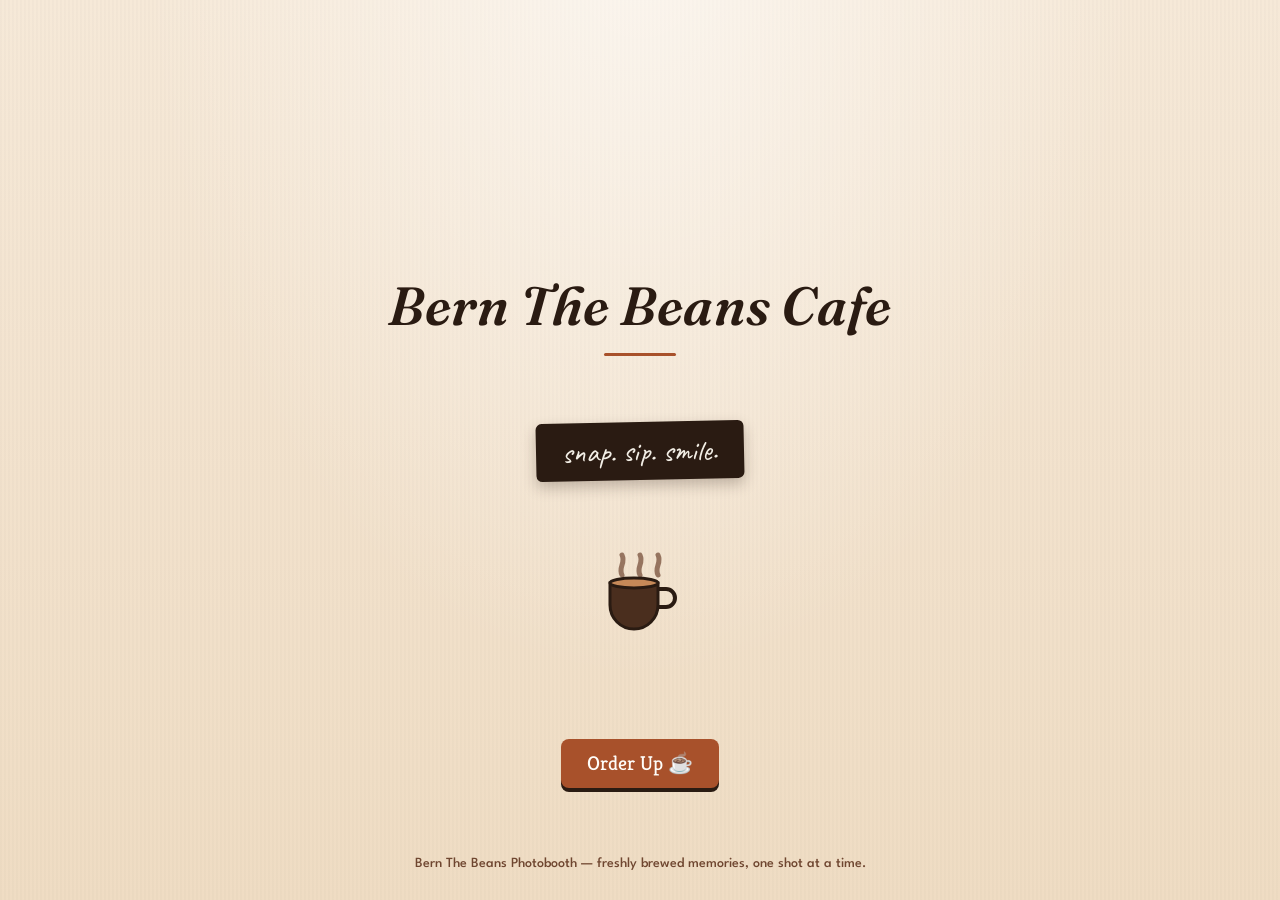
<file: index.html>
<!DOCTYPE html>
<html lang="en">
<head>
    <meta charset="UTF-8">
    <meta name="viewport" content="width=device-width, initial-scale=1.0">
    <title>Bern The Beans PhotoBooth</title>
    <link rel="stylesheet" href="styles.css">
    <link rel="preconnect" href="https://fonts.googleapis.com">
    <link rel="preconnect" href="https://fonts.gstatic.com" crossorigin>
    <link href="https://fonts.googleapis.com/css2?family=Fraunces:ital,opsz,wght@0,9..144,400..700;1,9..144,500..700&family=Caveat:wght@500;700&family=Kreon:wght@300..700&family=League+Spartan:wght@100..900&display=swap" rel="stylesheet">
    <link rel="icon" type="image/png" href="img/logo.png">
</head>
<body class="home">

    <div>
        <h1 class="logo1">Bern The Beans Cafe</h1>
        <p class="chalk-tagline">snap. sip. smile.</p>
    </div>

    <div class="star">
        <svg class="steam-cup" viewBox="0 0 96 96" xmlns="http://www.w3.org/2000/svg">
            <path class="steam s1" d="M30 30 C 26 22, 34 18, 30 10" />
            <path class="steam s2" d="M48 30 C 44 22, 52 18, 48 10" />
            <path class="steam s3" d="M66 30 C 62 22, 70 18, 66 10" />
            <path d="M18 38 h48 v22 a24 24 0 0 1 -24 24 h0 a24 24 0 0 1 -24 -24 z"
                  fill="#4A2E1E" stroke="#2A1B12" stroke-width="3"/>
            <path d="M66 44 h8 a9 9 0 0 1 0 18 h-8" fill="none" stroke="#2A1B12" stroke-width="4"/>
            <ellipse cx="42" cy="38" rx="24" ry="5" fill="#C68958" stroke="#2A1B12" stroke-width="3"/>
        </svg>
    </div>

    <div>
        <button id="ready-btn" onclick="redirectWithTransition('instructions.html')">Order Up ☕</button>
    </div>

    <p class="footer-text">Bern The Beans Photobooth &mdash; freshly brewed memories, one shot at a time.</p>

    <script src="transition.js"></script>
</body>
</html>
</file>
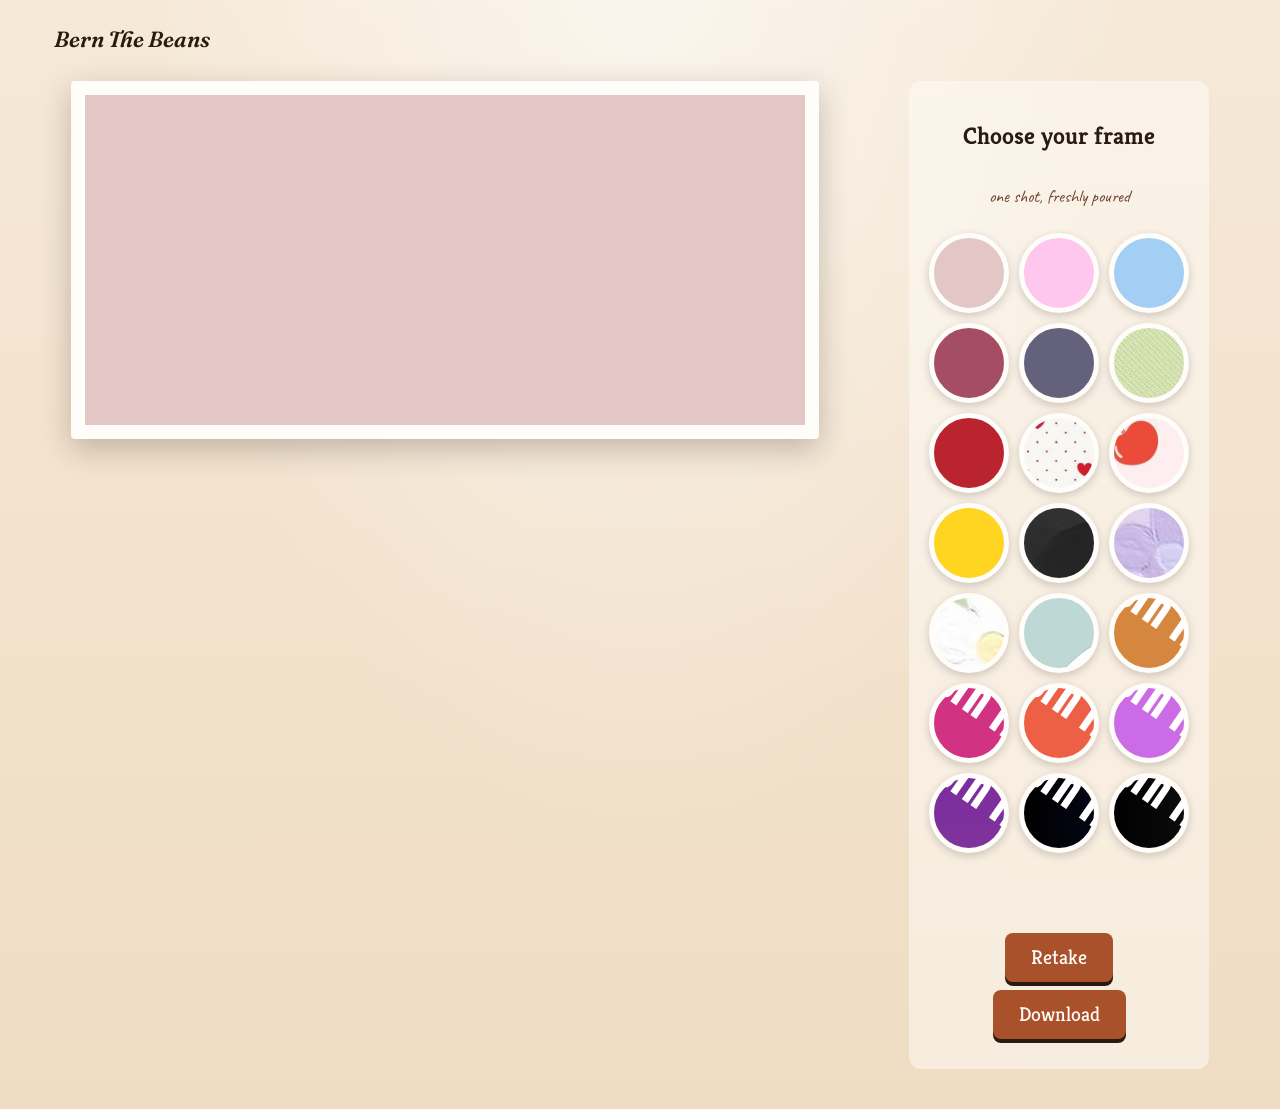
<file: download.html>
<!DOCTYPE html>
<html lang="en">
<head>
    <meta charset="UTF-8">
    <meta name="viewport" content="width=device-width, initial-scale=1.0">
    <title>Bern The Beans PhotoBooth</title>
    <link rel="stylesheet" href="styles.css">
    <link rel="preconnect" href="https://fonts.googleapis.com">
    <link rel="preconnect" href="https://fonts.gstatic.com" crossorigin>
    <link href="https://fonts.googleapis.com/css2?family=Fraunces:ital,opsz,wght@0,9..144,400..700;1,9..144,500..700&family=Caveat:wght@500;700&family=Kreon:wght@300..700&family=League+Spartan:wght@100..900&display=swap" rel="stylesheet">
    <link rel="icon" type="image/png" href="img/logo.png">
</head>
<body class="download">

    <div>
        <h1 class="logo2">Bern The Beans</h1>
    </div>

    <div class="main-container">
        <canvas id="finalCanvas"></canvas>

        <div class="right">
            <h2>Choose your frame</h2>
            <p class="receipt-note">one shot, freshly poured</p>

            <div class="color-grid">
                <button class="color-btn" data-color="img/nude.jpg" style="background-image: url('img/nude.jpg');"></button>
                <button class="color-btn" data-color="img/lilac.jpg" style="background-image: url('img/lilac.jpg');"></button>
                <button class="color-btn" data-color="img/blue.jpg" style="background-image: url('img/blue.jpg');"></button>
                <button class="color-btn" data-color="img/red.jpg" style="background-image: url('img/red.jpg');"></button>
                <button class="color-btn" data-color="img/cobalt.jpg" style="background-image: url('img/cobalt.jpg');"></button>
                <button class="color-btn" data-color="img/matcha.jpg" style="background-image: url('img/matcha.jpg');"></button>
                <button class="color-btn" data-color="img/valentines.png" style="background-image: url('img/valentines.png');"></button>
                <button class="color-btn" data-color="img/valentines1.png" style="background-image: url('img/valentines1.png');"></button>
                <button class="color-btn" data-color="img/valentines2.png" style="background-image: url('img/valentines2.png');"></button>
                <button class="color-btn" data-color="img/yellow.jpg" style="background-image: url('img/yellow.jpg');"></button>
                <button class="color-btn" data-color="img/black.jpg" style="background-image: url('img/black.jpg');"></button>
                <button class="color-btn" data-color="img/purple.jpg" style="background-image: url('img/purple.jpg');"></button>
                <button class="color-btn" data-color="img/green.jpg" style="background-image: url('img/green.jpg');"></button>
                <button class="color-btn" data-color="img/bgg.jpg" style="background-image: url('img/bgg.jpg');"></button>
                <button class="color-btn" data-color="img/1.png" style="background-image: url('img/1.png');"></button>
                <button class="color-btn" data-color="img/2.png" style="background-image: url('img/2.png');"></button>
                <button class="color-btn" data-color="img/3.png" style="background-image: url('img/3.png');"></button>
                <button class="color-btn" data-color="img/4.png" style="background-image: url('img/4.png');"></button>
                <button class="color-btn" data-color="img/5.png" style="background-image: url('img/5.png');"></button>
                <button class="color-btn" data-color="img/6.png" style="background-image: url('img/6.png');"></button>
                <button class="color-btn" data-color="img/7.png" style="background-image: url('img/7.png');"></button>
            </div>

            <div class="button-last">
                <a href="photobooth.html"><button>Retake</button></a>
                <button id="download-btn">Download</button>
            </div>
        </div>
    </div>

    <script src="download.js"></script>

</body>
</html>
</file>
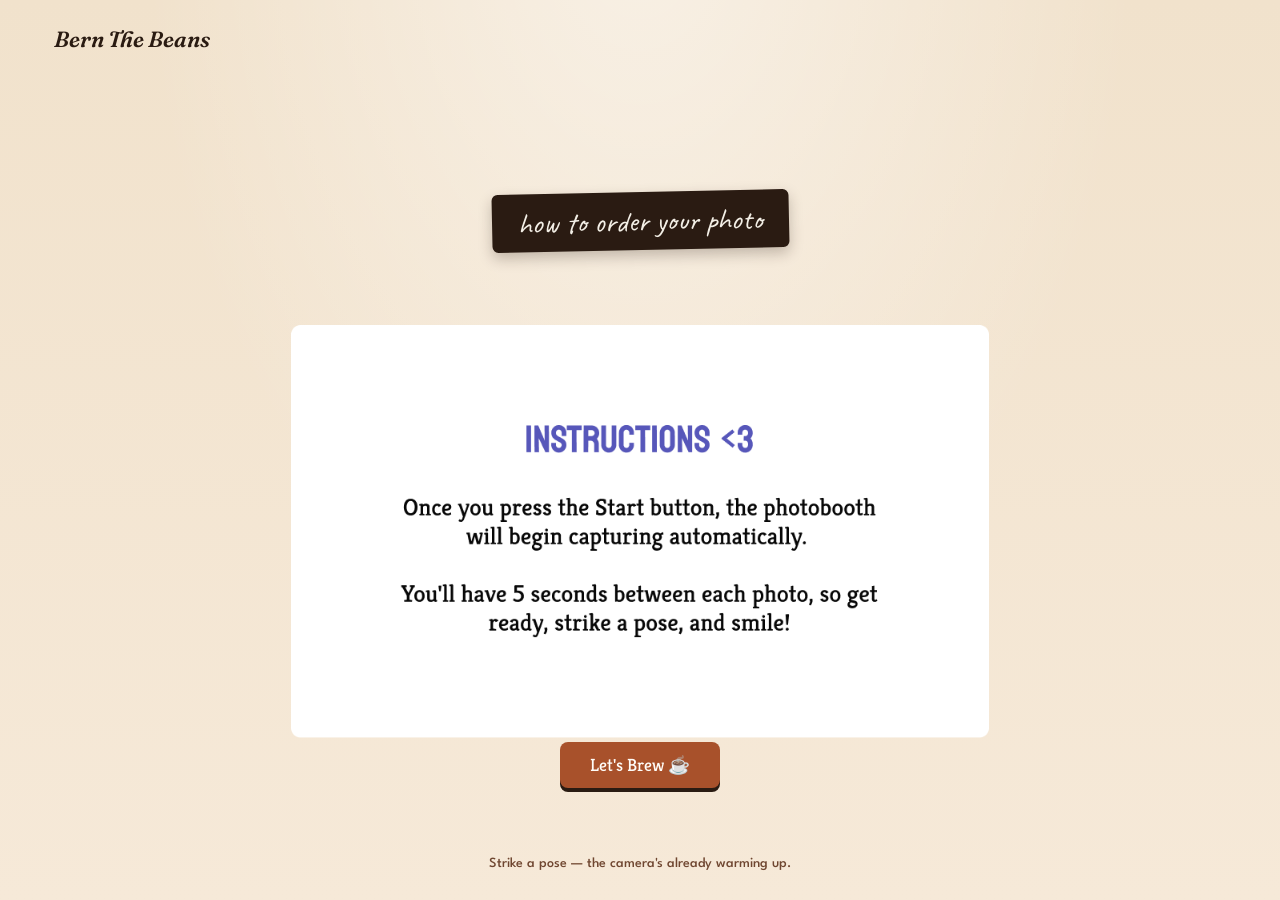
<file: instructions.html>
<!DOCTYPE html>
<html lang="en">
<head>
    <meta charset="UTF-8">
    <meta name="viewport" content="width=device-width, initial-scale=1.0">
    <title>Bern The Beans PhotoBooth</title>
    <link rel="stylesheet" href="styles.css">
    <link rel="preconnect" href="https://fonts.googleapis.com">
    <link rel="preconnect" href="https://fonts.gstatic.com" crossorigin>
    <link href="https://fonts.googleapis.com/css2?family=Fraunces:ital,opsz,wght@0,9..144,400..700;1,9..144,500..700&family=Caveat:wght@500;700&family=Kreon:wght@300..700&family=League+Spartan:wght@100..900&display=swap" rel="stylesheet">
    <link rel="icon" type="image/png" href="img/logo.png">
</head>
<body class="instructions">

    <div>
        <h1 class="logo2">Bern The Beans</h1>
    </div>

    <div>
        <p class="chalk-tagline">how to order your photo</p>
    </div>

    <div>
        <img src="img/instruction.png" alt="Photobooth instructions" class="instruction-img">
    </div>

    <div>
        <a href="photobooth.html">
            <button id="start-btn">Let's Brew ☕</button>
        </a>
    </div>

    <p class="footer-text">Strike a pose &mdash; the camera's already warming up.</p>

</body>
</html>
</file>
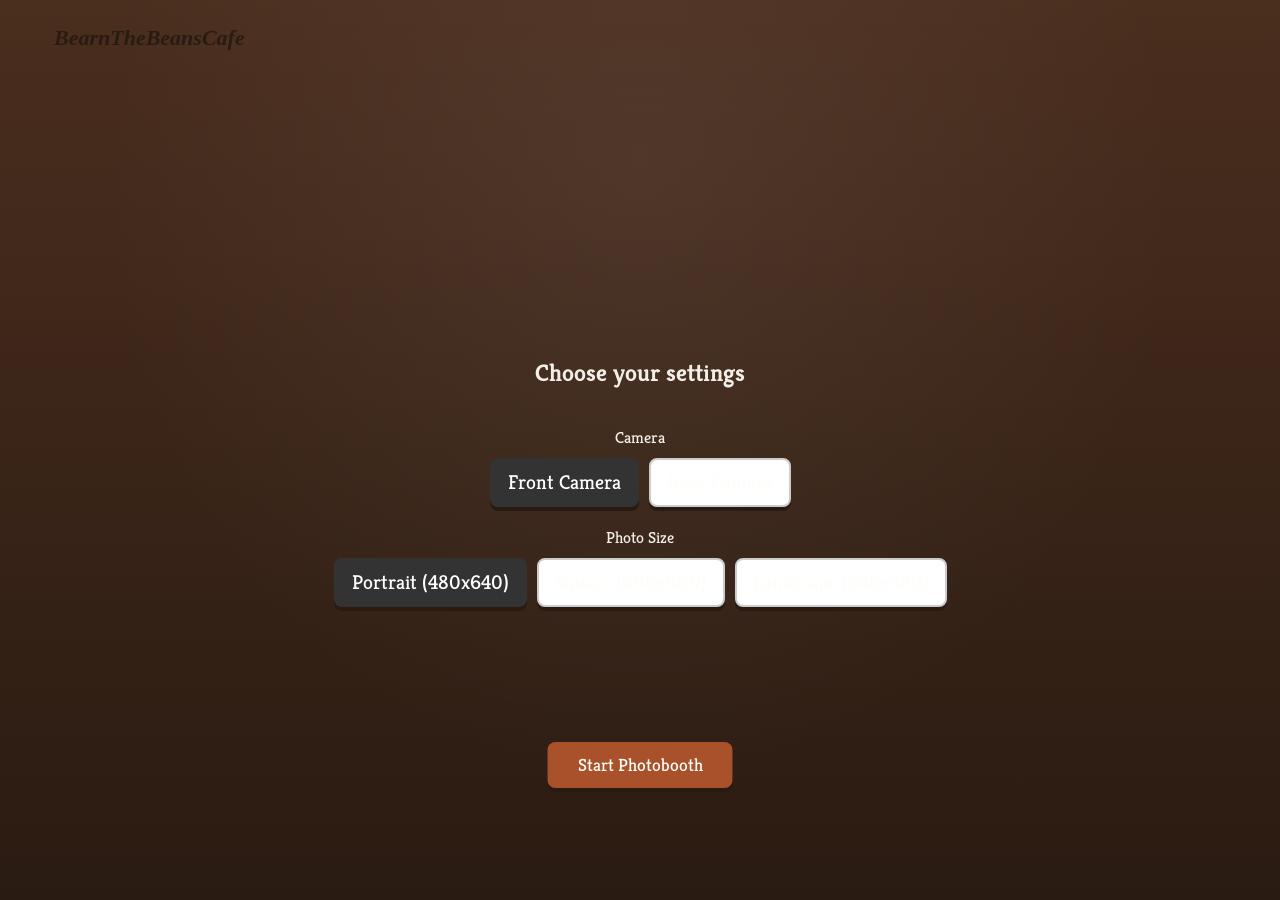
<file: photobooth.html>
<!DOCTYPE html>
<html lang="en">
<head>
    <meta charset="UTF-8">
    <meta name="viewport" content="width=device-width, initial-scale=1.0">
    <title>BernTheBeansPhotoBooth</title>
    <link rel="stylesheet" href="styles.css">
    <link rel="preconnect" href="https://fonts.googleapis.com">
    <link rel="preconnect" href="https://fonts.gstatic.com" crossorigin>
    <link href="https://fonts.googleapis.com/css2?family=Koulen&display=swap" rel="stylesheet">
    <link href="https://fonts.googleapis.com/css2?family=Kreon:wght@300..700&display=swap" rel="stylesheet">
    <link href="https://fonts.googleapis.com/css2?family=League+Spartan:wght@100..900&display=swap" rel="stylesheet">
    <link rel="icon" type="image/png" href="img/logo.png">
</head>
<body class="photobooth">
    <div>
        <h1 class="logo2">
            BearnTheBeansCafe
        </h1>
    </div>

    <div id="setup-screen" class="setup-container">
        <h2>Choose your settings</h2>

        <div class="option-group">
            <label>Camera</label>
            <div class="option-buttons">
                <button class="option-btn active" data-camera="user">Front Camera</button>
                <button class="option-btn" data-camera="environment">Back Camera</button>
            </div>
        </div>

        <div class="option-group">
            <label>Photo Size</label>
            <div class="option-buttons">
                <button class="option-btn active" data-size="portrait">Portrait (480x640)</button>
                <button class="option-btn" data-size="square">Square (600x600)</button>
                <button class="option-btn" data-size="landscape">Landscape (640x480)</button>
            </div>
        </div>

        <button id="start-btn">Start Photobooth</button>
    </div>

    <div class="camera-container" style="display:none;">
        <div id="countdown">Taking photo in...</div>
        <video id="video" autoplay></video>
        <div id="counter">0/4</div>
    </div>

    <script src="script.js"></script>
</body>
</html>
</file>
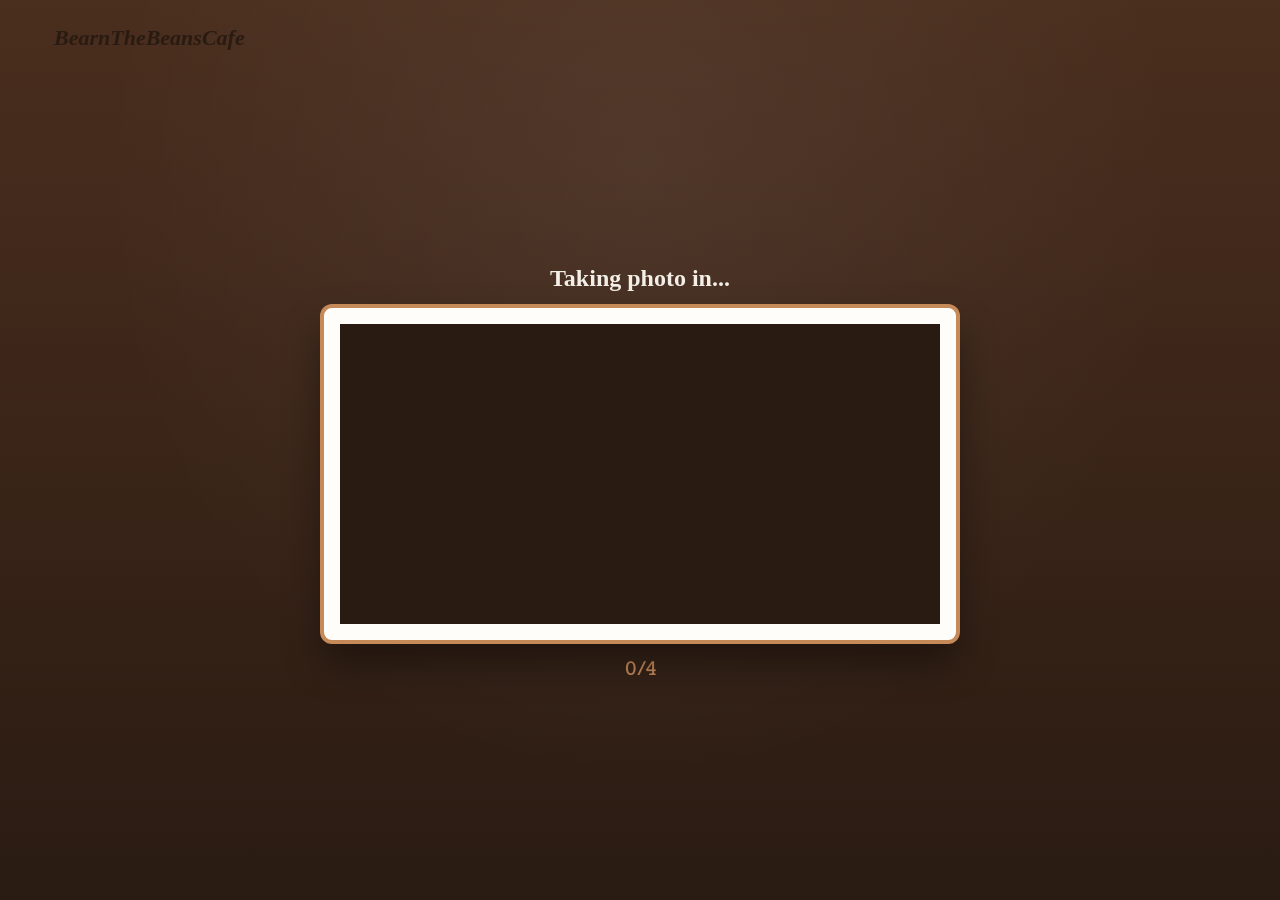
<file: photo-main/photobooth.html>
<!DOCTYPE html>
<html lang="en">
<head>
    <meta charset="UTF-8">
    <meta name="viewport" content="width=device-width, initial-scale=1.0">
    <title>BernTheBeansPhotoBooth</title>
    <link rel="stylesheet" href="styles.css">
    <link rel="preconnect" href="https://fonts.googleapis.com">
    <link rel="preconnect" href="https://fonts.gstatic.com" crossorigin>
    <link href="https://fonts.googleapis.com/css2?family=Koulen&display=swap" rel="stylesheet">
    <link href="https://fonts.googleapis.com/css2?family=Kreon:wght@300..700&display=swap" rel="stylesheet">
    <link href="https://fonts.googleapis.com/css2?family=League+Spartan:wght@100..900&display=swap" rel="stylesheet">
    <link rel="icon" type="image/png" href="img/logo.png">
</head>
<body class="photobooth">
    <div>
        <h1 class="logo2">
            BearnTheBeansCafe
        </h1>
    </div>
    
    <div class="camera-container">
        <div id="countdown">Taking photo in...</div>
        <video id="video" autoplay></video>
        <div id="counter">0/4</div>
    </div>

    <script src="script.js"></script>
</body>
</html>
</file>
<file: styles.css>
/* ============================================
   BERN THE BEANS PHOTOBOOTH
   Coffee-shop theme — a menu-board sign,
   an espresso-stage camera room, and a
   receipt-style download counter.
   ============================================ */

:root{
    /* -- palette: roasted, poured, chalked -- */
    --coffee-black:  #2A1B12;   /* espresso, deep text/bg */
    --espresso:      #4A2E1E;   /* stage curtain brown */
    --cocoa:         #6F4630;   /* muted secondary text */
    --caramel:       #C68958;   /* warm mid accent / borders */
    --rust:          #A8512B;   /* CTA / primary accent */
    --cream:         #F6E9D8;   /* latte foam page background */
    --foam:          #FFFDF9;   /* milk-foam white */
    --chalk:         #F3EFE6;   /* chalk lettering on board */

    /* legacy variable names kept so nothing else silently breaks */
    --primary-color: var(--rust);
    --text-color: var(--coffee-black);
    --accent-color: var(--caramel);
    --white: var(--foam);
}

html, body {
    overflow: hidden;
    height: 100%;
    margin: 0;
    padding: 0;
}

/* The download page has more content than fits one fixed
   viewport on small screens — let it scroll there instead
   of clipping. */
html:has(body.download), body.download {
    height: auto;
    min-height: 100%;
    overflow-y: auto;
    overflow-x: hidden;
}

/* Chalkboard-style wordmark used site-wide */
.logo1 {
    margin-top: 8vh;
    font-family: 'Fraunces', serif;
    font-optical-sizing: auto;
    font-weight: 600;
    font-style: italic;
    font-size: clamp(28px, 4.2vw, 64px);
    text-align: center;
    color: var(--coffee-black);
    letter-spacing: 0.01em;
}

.logo1::after{
    content: "";
    display: block;
    width: 72px;
    height: 3px;
    margin: 14px auto 0;
    background: var(--rust);
    border-radius: 2px;
}

.logo2 {
    padding-left: 2em;
    font-family: 'Fraunces', serif;
    font-weight: 600;
    font-style: italic;
    font-size: 22px;
    position: fixed;
    top: 10px;
    left: 10px;
    z-index: 1000;
    color: var(--coffee-black);
}

body {
    display: flex;
    flex-direction: column;
    justify-content: center;
    align-items: center;
    height: 100vh;
    margin: 0;
    background-size: cover;
    background-position: center;
    background-repeat: no-repeat;
    font-family: 'Kreon', serif;
    text-align: center;
    gap: min(5vh, 60px);
    padding: 5vh 5vw;
    box-sizing: border-box;
    overflow: hidden;
    color: var(--coffee-black);
}

.home{
    background:
        radial-gradient(ellipse at 50% -10%, rgba(255,255,255,0.6), transparent 55%),
        repeating-linear-gradient(90deg, rgba(0,0,0,0.015) 0 2px, transparent 2px 4px),
        linear-gradient(180deg, var(--cream) 0%, #EFDCC3 100%);
}

.instructions{
    background:
        radial-gradient(ellipse at 50% -10%, rgba(255,255,255,0.5), transparent 55%),
        linear-gradient(180deg, #F1E2CC 0%, var(--cream) 100%);
}

.photobooth{
    background:
        radial-gradient(ellipse at 50% 20%, rgba(255,255,255,0.06), transparent 60%),
        linear-gradient(180deg, var(--espresso) 0%, var(--coffee-black) 100%);
    color: var(--chalk);
}

.download{
    background:
        radial-gradient(ellipse at 50% -10%, rgba(255,255,255,0.6), transparent 55%),
        linear-gradient(180deg, var(--cream) 0%, #EFDCC3 100%);
    justify-content: flex-start;
    padding-top: 4vh;
    padding-bottom: 40px;
}

img {
    max-width: 80%;
    height: auto;
    display: block;
    margin: 0 auto;
}

.star{
    margin-top: -10px;
    width: 110px;
    height: 110px;
}

.steam-cup {
    display: block;
    margin: 0 auto;
    width: 96px;
    height: auto;
    overflow: visible;
}

.steam-cup .steam {
    stroke: var(--cocoa);
    stroke-width: 5;
    stroke-linecap: round;
    fill: none;
    opacity: 0.7;
    transform-origin: center;
    animation: rise 3s ease-in-out infinite;
}
.steam-cup .steam.s2 { animation-delay: 0.6s; }
.steam-cup .steam.s3 { animation-delay: 1.2s; }

@keyframes rise {
    0%   { transform: translateY(6px) scaleY(0.9); opacity: 0; }
    25%  { opacity: 0.75; }
    70%  { opacity: 0.35; }
    100% { transform: translateY(-14px) scaleY(1.05); opacity: 0; }
}

@media (prefers-reduced-motion: reduce){
    .steam-cup .steam { animation: none; opacity: 0.5; }
}

.chalk-tagline{
    font-family: 'Caveat', cursive;
    font-size: clamp(20px, 2.6vw, 30px);
    color: var(--chalk);
    background: var(--coffee-black);
    display: inline-block;
    padding: 10px 26px;
    border-radius: 6px;
    transform: rotate(-1.2deg);
    box-shadow: 0 6px 14px rgba(42,27,18,0.25);
}

button {
    display: flex;
    align-items: center;
    justify-content: center;
    color: var(--foam);
    font-family: 'Kreon', serif;
    font-size: clamp(16px, 2vw, 20px);
    background-color: var(--rust);
    padding: 12px 26px;
    gap: 8px;
    border: none;
    cursor: pointer;
    transition: 0.3s;
    border-radius: 8px;
    box-shadow: 0 4px 0 var(--coffee-black);
}

#ready-btn, #start-btn{
    position: fixed;
    bottom: calc(56px + 56px);
    left: 50%;
    transform: translateX(-50%);
    z-index: 10;
}

a{
    text-decoration: none;
}

button:hover{
    color: var(--coffee-black);
    background-color: var(--caramel);
    transform: translateY(2px);
    box-shadow: 0 2px 0 var(--coffee-black);
}
#ready-btn:hover, #start-btn:hover{
    transform: translateX(-50%) translateY(2px);
}

.footer-text {
    position: fixed;
    bottom: 16px;
    left: 50%;
    transform: translateX(-50%);
    font-family: 'League Spartan', serif;
    font-size: clamp(12px, 1.2vw, 14px);
    font-weight: 500;
    text-align: center;
    max-width: 90%;
    color: var(--cocoa);
}


/*PHOTOBOOTH*/

.photobooth {
    height: 100vh;
    display: flex;
    justify-content: center;
    align-items: center;
    padding: 20px;
}

.camera-container {
    display: flex;
    flex-direction: column;
    align-items: center;
    gap: 16px;
    width: 90%;
    max-width: 960px;
    padding: 16px;
    height: 100vh;
    justify-content: center;
}

video {
    width: 100%;
    max-width: 600px;
    height: auto;
    border: 16px solid var(--foam);
    background-color: var(--coffee-black);
    border-radius: 8px;
    box-shadow: 0 0 0 4px var(--caramel), 0 20px 40px rgba(0,0,0,0.45);
    transform: scaleX(-1);
    -webkit-transform: scaleX(-1);
    -moz-transform: scaleX(-1);
}

#countdown {
    font-size: clamp(18px, 2vw, 24px);
    font-weight: bold;
    color: var(--chalk);
    text-align: center;
    font-family: 'Fraunces', serif;
}

#counter {
    font-size: clamp(16px, 1.8vw, 20px);
    color: var(--caramel);
}


/*DOWNLOAD*/

body .download {
    display: flex;
    justify-content: center;
    align-items: flex-start;
    min-height: 100vh;
    margin: 0;
    flex-direction: column;
}


.main-container {
    display: flex;
    justify-content: center;
    align-items: flex-start;
    gap: 40px;
    width: 100%;
    max-width: 1000px;
    box-sizing: border-box;
}

#finalCanvas {
    max-width: 70vw;
    max-height: 70vh;
    background: var(--foam);
    padding: 14px;
    border-radius: 4px;
    box-shadow: 0 10px 30px rgba(42,27,18,0.25);
}

.right {
    margin-left: 50px;
    display: flex;
    flex-direction: column;
    align-items: center;
    justify-content: center;
    gap: 20px;
    padding: 20px;
    border-radius: 12px;
    background: rgba(255,253,249,0.5);
}


.color-grid {
    display: grid;
    grid-template-columns: repeat(3, 1fr);
    grid-template-rows: repeat(2, auto);
    gap: 10px;
    justify-content: center;
}

.color-btn {
    width: 80px;
    height: 80px;
    border-radius: 50%;
    border: 5px solid var(--foam);
    cursor: pointer;
    transition: transform 0.2s ease-in-out;
    box-shadow: 0 3px 8px rgba(42,27,18,0.2);
}

.color-btn:hover {
    transform: scale(1.1);
}

.button-last{
    display: flex;
    flex-wrap: wrap;
    gap: 8px;
    margin-top: 50px;
    padding: 10px 20px;
    font-size: 16px;
    border: none;
    color: var(--foam);
    justify-content: center;
}

/* -- customizable frame controls -- */

.right h3 {
    font-family: 'Fraunces', serif;
    font-size: 16px;
    margin: 6px 0 2px;
    color: var(--coffee-black);
}

.receipt-note {
    font-family: 'Caveat', cursive;
    font-size: 18px;
    color: var(--cocoa);
    margin: -6px 0 6px;
}

.color-btn.selected {
    border-color: var(--rust);
    box-shadow: 0 0 0 3px var(--rust);
}

.custom-swatch {
    display: flex;
    align-items: center;
    justify-content: center;
    background: repeating-conic-gradient(#ccc 0% 25%, #eee 0% 50%) 50% / 16px 16px;
    padding: 0;
    overflow: hidden;
}

.custom-swatch input[type="color"] {
    width: 140%;
    height: 140%;
    border: none;
    padding: 0;
    cursor: pointer;
    background: none;
}

.icon-grid {
    display: grid;
    grid-template-columns: repeat(3, 1fr);
    gap: 10px;
    justify-content: center;
}

.icon-btn {
    width: 60px;
    height: 60px;
    border-radius: 12px;
    border: 3px solid var(--foam);
    background: rgba(255,253,249,0.6);
    font-size: 26px;
    cursor: pointer;
    transition: transform 0.2s ease-in-out, box-shadow 0.2s;
    box-shadow: 0 3px 8px rgba(42,27,18,0.15);
}

.icon-btn:hover {
    transform: scale(1.08);
}

.icon-btn.selected {
    border-color: var(--rust);
    box-shadow: 0 0 0 3px var(--rust);
    background: rgba(200,137,88,0.25);
}


/* ============================================
   RESPONSIVE
   ============================================ */

/* Tablets / small laptops: keep side-by-side, tighten spacing */
@media (max-width: 900px) {

    .main-container {
        gap: 24px;
        padding: 0 16px;
    }

    .right {
        margin-left: 0;
    }

    #finalCanvas {
        max-width: 55vw;
    }
}

/* Phones and narrow tablets: stack canvas above controls,
   let the page scroll instead of clipping/side-scrolling */
@media (max-width: 768px) {

    .logo1 {
        font-size: 8vw;
        margin-top: 7vh;
    }

    img {
        max-width: 300px;
        padding-top: 20px;
        padding-bottom: 20px;
    }

    button {
        font-size: 20px;
        padding: 10px 16px;
    }

    .footer-text {
        position: fixed;
        bottom: 10px;
        left: 50%;
        transform: translateX(-50%);
        text-align: center;
        font-size: 14px;
        max-width: 90%;
        padding: 5px 10px;
    }

    body.download {
        padding: 20px 4vw 60px;
        gap: 16px;
        overflow-x: hidden;
    }

    .main-container {
        flex-direction: column;
        align-items: center;
        gap: 24px;
        max-width: 100%;
        flex-wrap: nowrap;
        overflow-x: visible;
        white-space: normal;
        padding: 0;
        margin-bottom: 0;
    }

    .right {
        margin-left: 0;
        width: 100%;
        max-width: 420px;
        flex-shrink: 0;
        box-sizing: border-box;
    }

    #finalCanvas {
        width: auto;
        max-width: 82vw;
        height: auto;
        max-height: 55vh;
        object-fit: contain;
        margin: 0 auto;
    }

    .camera-container {
        max-width: 90%;
        display: flex;
        flex-direction: column;
        justify-content: center;
        align-items: center;
        gap: 12px;
        height: 100vh;
    }

    video {
        max-width: 100%;
        border-width: 12px;
    }

    .color-grid,
    .icon-grid {
        max-width: 300px;
        margin: 0 auto;
    }
}

/* Small phones */
@media (max-width: 480px) {

    .logo1 {
        font-size: 32px;
        margin-bottom: 30px;
    }

    img {
        max-width: 200px;
        display: block;
        padding-top: 10px;
        margin-bottom: 30px;
    }

    button {
        font-size: 18px;
        padding: 8px 14px;
    }

    .footer-text {
        font-size: 10px;
        background: rgba(255, 253, 249, 0.85);
        padding: 5px 10px;
    }

    h2{
        font-size: 20px;
    }

    .color-btn {
        width: 56px;
        height: 56px;
        border-radius: 50%;
        border: 3px solid var(--foam);
        cursor: pointer;
        transition: transform 0.2s ease-in-out;
    }

    .icon-btn {
        width: 52px;
        height: 52px;
        font-size: 22px;
    }

    .camera-container {
        display: flex;
        flex-direction: column;
        justify-content: center;
        align-items: center;
        gap: 12px;
        height: 100vh;
    }

    video {
        border-width: 8px;
        border-radius: 6px;
    }

    #countdown {
        font-size: 18px;
    }

    #counter {
        font-size: 16px;
    }

    #finalCanvas {
        max-width: 88vw;
        padding: 10px;
    }

    .right {
        padding: 14px;
        gap: 14px;
    }

    .button-last {
        margin-top: 20px;
    }
}

.setup-container {
    display: flex;
    flex-direction: column;
    align-items: center;
    gap: 20px;
    padding: 30px;
}

.option-group {
    display: flex;
    flex-direction: column;
    align-items: center;
    gap: 10px;
}

.option-buttons {
    display: flex;
    gap: 10px;
}

.option-btn {
    padding: 10px 16px;
    border: 2px solid #ccc;
    background: white;
    cursor: pointer;
    border-radius: 8px;
}

.option-btn.active {
    border-color: #333;
    background: #333;
    color: white;
}

#start-btn {
    margin-top: 20px;
    padding: 12px 30px;
    font-size: 1.1rem;
    cursor: pointer;
}
#video {
    transform: scaleX(-1);
}
</file>
<file: photo-main/styles.css>
/* ============================================
   BERN THE BEANS PHOTOBOOTH
   Coffee-shop theme — a menu-board sign,
   an espresso-stage camera room, and a
   receipt-style download counter.
   ============================================ */

:root{
    /* -- palette: roasted, poured, chalked -- */
    --coffee-black:  #2A1B12;   /* espresso, deep text/bg */
    --espresso:      #4A2E1E;   /* stage curtain brown */
    --cocoa:         #6F4630;   /* muted secondary text */
    --caramel:       #C68958;   /* warm mid accent / borders */
    --rust:          #A8512B;   /* CTA / primary accent */
    --cream:         #F6E9D8;   /* latte foam page background */
    --foam:          #FFFDF9;   /* milk-foam white */
    --chalk:         #F3EFE6;   /* chalk lettering on board */

    /* legacy variable names kept so nothing else silently breaks */
    --primary-color: var(--rust);
    --text-color: var(--coffee-black);
    --accent-color: var(--caramel);
    --white: var(--foam);
}

html, body {
    overflow: hidden;
    height: 100%;
    margin: 0;
    padding: 0;
}

/* Chalkboard-style wordmark used site-wide */
.logo1 {
    margin-top: 8vh;
    font-family: 'Fraunces', serif;
    font-optical-sizing: auto;
    font-weight: 600;
    font-style: italic;
    font-size: clamp(28px, 4.2vw, 64px);
    text-align: center;
    color: var(--coffee-black);
    letter-spacing: 0.01em;
}

.logo1::after{
    content: "";
    display: block;
    width: 72px;
    height: 3px;
    margin: 14px auto 0;
    background: var(--rust);
    border-radius: 2px;
}

.logo2 {
    padding-left: 2em;
    font-family: 'Fraunces', serif;
    font-weight: 600;
    font-style: italic;
    font-size: 22px;
    position: fixed;
    top: 10px;
    left: 10px;
    z-index: 1000;
    color: var(--coffee-black);
}

body {
    display: flex;
    flex-direction: column;
    justify-content: center;
    align-items: center;
    height: 100vh;
    margin: 0;
    background-size: cover;
    background-position: center;
    background-repeat: no-repeat;
    font-family: 'Kreon', serif;
    text-align: center;
    gap: min(5vh, 60px);
    padding: 5vh 5vw;
    box-sizing: border-box;
    overflow: hidden;
    color: var(--coffee-black);
}

/* -- Page grounds, built from gradients so nothing depends on
      a missing image file. Swap in url('img/bg.png') on any of
      these if you'd rather use a photographed backdrop. -- */

.home{
    background:
        radial-gradient(ellipse at 50% -10%, rgba(255,255,255,0.6), transparent 55%),
        repeating-linear-gradient(90deg, rgba(0,0,0,0.015) 0 2px, transparent 2px 4px),
        linear-gradient(180deg, var(--cream) 0%, #EFDCC3 100%);
}

.instructions{
    background:
        radial-gradient(ellipse at 50% -10%, rgba(255,255,255,0.5), transparent 55%),
        linear-gradient(180deg, #F1E2CC 0%, var(--cream) 100%);
}

.photobooth{
    background:
        radial-gradient(ellipse at 50% 20%, rgba(255,255,255,0.06), transparent 60%),
        linear-gradient(180deg, var(--espresso) 0%, var(--coffee-black) 100%);
    color: var(--chalk);
}

.download{
    background:
        radial-gradient(ellipse at 50% -10%, rgba(255,255,255,0.6), transparent 55%),
        linear-gradient(180deg, var(--cream) 0%, #EFDCC3 100%);
}

img {
    max-width: 80%;
    height: auto;
    display: block;
    margin: 0 auto;
}

/* Decorative steam-cup mark that replaces the old .star image.
   Pure CSS/SVG, no external asset required. */
.star{
    margin-top: -10px;
    width: 110px;
    height: 110px;
}

.steam-cup {
    display: block;
    margin: 0 auto;
    width: 96px;
    height: auto;
    overflow: visible;
}

.steam-cup .steam {
    stroke: var(--cocoa);
    stroke-width: 5;
    stroke-linecap: round;
    fill: none;
    opacity: 0.7;
    transform-origin: center;
    animation: rise 3s ease-in-out infinite;
}
.steam-cup .steam.s2 { animation-delay: 0.6s; }
.steam-cup .steam.s3 { animation-delay: 1.2s; }

@keyframes rise {
    0%   { transform: translateY(6px) scaleY(0.9); opacity: 0; }
    25%  { opacity: 0.75; }
    70%  { opacity: 0.35; }
    100% { transform: translateY(-14px) scaleY(1.05); opacity: 0; }
}

@media (prefers-reduced-motion: reduce){
    .steam-cup .steam { animation: none; opacity: 0.5; }
}

/* Chalkboard tagline chip */
.chalk-tagline{
    font-family: 'Caveat', cursive;
    font-size: clamp(20px, 2.6vw, 30px);
    color: var(--chalk);
    background: var(--coffee-black);
    display: inline-block;
    padding: 10px 26px;
    border-radius: 6px;
    transform: rotate(-1.2deg);
    box-shadow: 0 6px 14px rgba(42,27,18,0.25);
}

button {
    display: flex;
    align-items: center;
    justify-content: center;
    color: var(--foam);
    font-family: 'Kreon', serif;
    font-size: clamp(16px, 2vw, 20px);
    background-color: var(--rust);
    padding: 12px 26px;
    gap: 8px;
    border: none;
    cursor: pointer;
    transition: 0.3s;
    border-radius: 8px;
    box-shadow: 0 4px 0 var(--coffee-black);
}

#ready-btn, #start-btn{
    position: fixed;
    bottom: calc(56px + 56px);
    left: 50%;
    transform: translateX(-50%);
    z-index: 10;
}

a{
    text-decoration: none;
}

button:hover{
    color: var(--coffee-black);
    background-color: var(--caramel);
    transform: translateY(2px);
    box-shadow: 0 2px 0 var(--coffee-black);
}
#ready-btn:hover, #start-btn:hover{
    transform: translateX(-50%) translateY(2px);
}

.footer-text {
    position: fixed;
    bottom: 16px;
    left: 50%;
    transform: translateX(-50%);
    font-family: 'League Spartan', serif;
    font-size: clamp(12px, 1.2vw, 14px);
    font-weight: 500;
    text-align: center;
    max-width: 90%;
    color: var(--cocoa);
}


/*PHOTOBOOTH*/

.photobooth {
    height: 100vh;
    display: flex;
    justify-content: center;
    align-items: center;
    padding: 20px;
}

.camera-container {
    display: flex;
    flex-direction: column;
    align-items: center;
    gap: 16px;
    width: 90%;
    max-width: 960px;
    padding: 16px;
    height: 100vh;
    justify-content: center;
}

video {
    width: 100%;
    max-width: 600px;
    height: auto;
    border: 16px solid var(--foam);
    background-color: var(--coffee-black);
    border-radius: 8px;
    box-shadow: 0 0 0 4px var(--caramel), 0 20px 40px rgba(0,0,0,0.45);
    transform: scaleX(-1);
    -webkit-transform: scaleX(-1);
    -moz-transform: scaleX(-1);
}

/* Countdown text */

#countdown {
    font-size: clamp(18px, 2vw, 24px);
    font-weight: bold;
    color: var(--chalk);
    text-align: center;
    font-family: 'Fraunces', serif;
}

#counter {
    font-size: clamp(16px, 1.8vw, 20px);
    color: var(--caramel);
}


/*DOWNLOAD*/

body .download {
    display: flex;
    justify-content: center;
    align-items: center;
    height: 100vh;
    margin: 0;
    flex-direction: column;
}


.main-container {
    display: flex;
    justify-content: center;
    align-items: center;
    gap: 40px;
}

#finalCanvas {
    max-width: 70vw;
    max-height: 70vh;
    background: var(--foam);
    padding: 14px;
    border-radius: 4px;
    box-shadow: 0 10px 30px rgba(42,27,18,0.25);
}

.right {
    margin-left: 50px;
    display: flex;
    flex-direction: column;
    align-items: center;
    justify-content: center;
    gap: 20px;
    padding: 20px;
    border-radius: 12px;
    background: rgba(255,253,249,0.5);
}


.color-grid {
    display: grid;
    grid-template-columns: repeat(3, 1fr);
    grid-template-rows: repeat(2, auto);
    gap: 10px;
    justify-content: center;
}

.color-btn {
    width: 80px;
    height: 80px;
    border-radius: 50%;
    border: 5px solid var(--foam);
    cursor: pointer;
    transition: transform 0.2s ease-in-out;
    box-shadow: 0 3px 8px rgba(42,27,18,0.2);
}

.color-btn:hover {
    transform: scale(1.1);
}

.button-last{
    display: flex;
    gap: 8px;
    margin-top: 50px;
    padding: 10px 20px;
    font-size: 16px;
    border: none;
    color: var(--foam);
}


@media (max-width: 768px) {

    .logo1 {
        font-size: 8vw;
        margin-top: 7vh;
    }

    img {
        max-width: 300px;
        padding-top: 20px;
        padding-bottom: 20px;
    }


    button {
        font-size: 20px;
        padding: 10px 16px;
    }

    .footer-text {
        position: fixed;
        bottom: 10px;
        left: 50%;
        transform: translateX(-50%);
        text-align: center;
        font-size: 14px;
        max-width: 90%;
        margin-top: 50px;
        padding: 5px 10px;
    }

    .main-container {
        flex-direction: row;
        align-items: center;
        gap: 20px;
        max-width: 100vw;
        flex-wrap: wrap;
        overflow-x: auto;
        white-space: nowrap;
        padding: 10px;
        margin-bottom: 50px;
    }

    .right {
        margin-left: 0;
        max-width: 100%;
        flex-shrink: 0;
    }

    #finalCanvas {
        width: 100%;
        max-width: 40vw;
        height: auto;
        max-height: 60vh;
        object-fit: contain;
        flex-shrink: 0;
    }

    body {
        overflow-x: auto;
    }

    .camera-container {
        max-width: 80%;
        display: flex;
        flex-direction: column;
        justify-content: center;
        align-items: center;
        gap: 12px;
        height: 100vh;
    }

    video {
        max-width: 100%;
        border-width: 12px;
    }
}

@media (max-width: 480px) {

    .logo1 {
        font-size: 32px;
        margin-bottom: 50px;
    }

    img {
        max-width: 200px;
        display: block;
        padding-top: 10px;
        margin-bottom: 50px;
    }

    button {
        font-size: 20px;
        padding: 8px 14px;
        display: block;
        margin-top: 50px;
    }

    .main-container {
        flex-direction: row;
        align-items: center;
        gap: 10px;
        max-width: 100vw;
        flex-wrap: wrap;
        overflow-x: auto;
        white-space: nowrap;
        margin-bottom: 0;
        padding-bottom: 25px;
    }

    .footer-text {
        position: fixed;
        bottom: 10px;
        left: 50%;
        transform: translateX(-50%);
        text-align: center;
        font-size: 10px;
        max-width: 90%;
        background: rgba(255, 253, 249, 0.85);
        padding: 5px 10px;
    }

    h2{
        font-size: 20px;
    }

    .color-btn {
        width: 60px;
        height: 60px;
        border-radius: 50%;
        border: 3px solid var(--foam);
        cursor: pointer;
        transition: transform 0.2s ease-in-out;
    }

    .camera-container {
        display: flex;
        flex-direction: column;
        justify-content: center;
        align-items: center;
        gap: 12px;
        height: 100vh;
    }

    video {
        border-width: 8px;
        border-radius: 6px;
    }

    #countdown {
        font-size: 18px;
    }

    #counter {
        font-size: 16px;
    }
}
</file>
